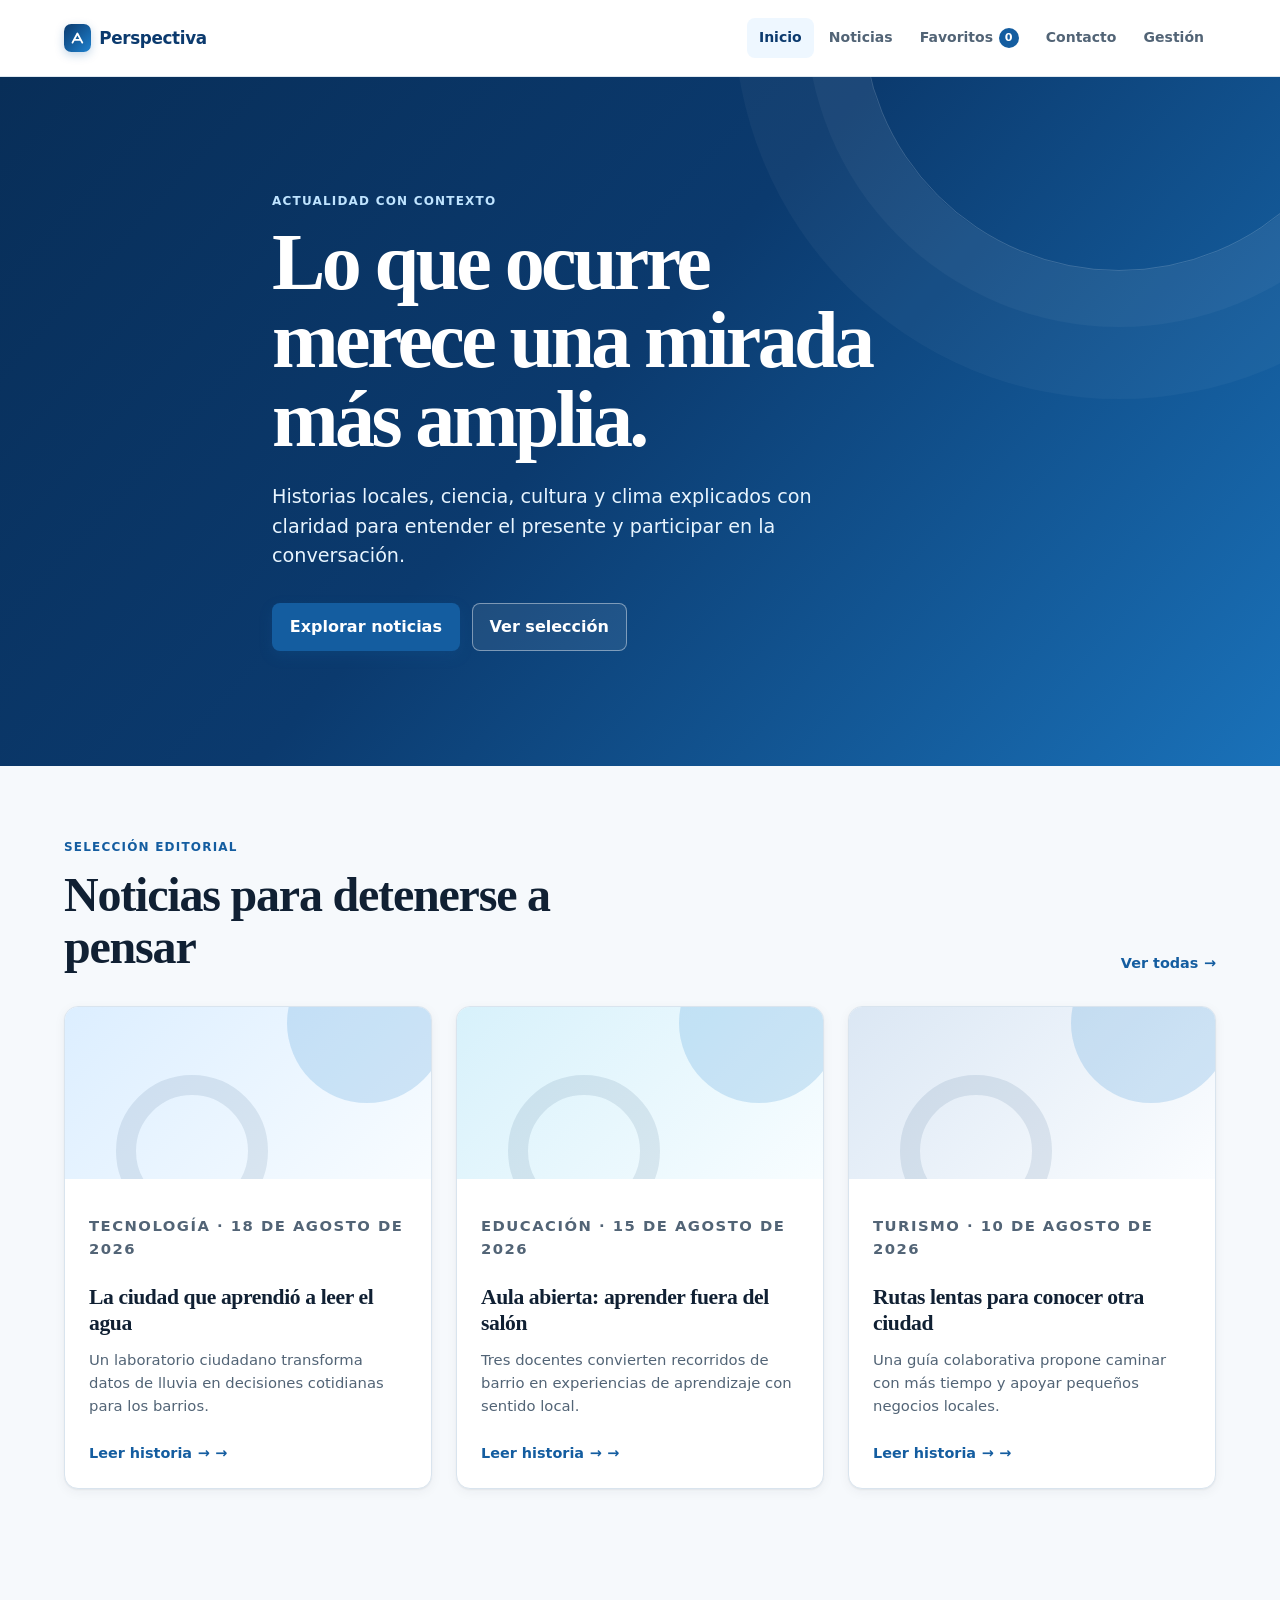
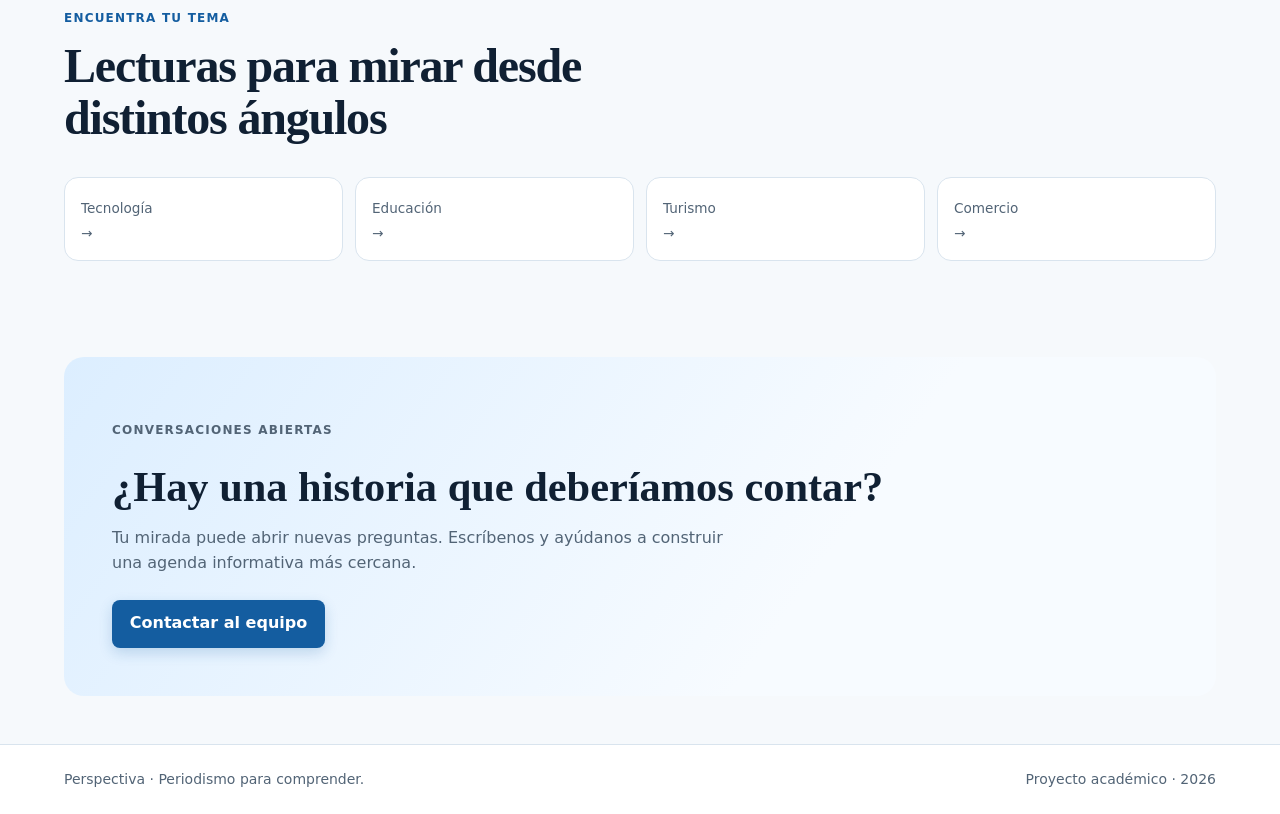
<file: index.html>
<!doctype html>
<html lang="es">
  <head>
    <meta charset="UTF-8" />
    <meta name="viewport" content="width=device-width, initial-scale=1.0" />
    <meta
      name="description"
      content="Actualidad, contexto y voces que importan."
    />
    <title>Perspectiva | Actualidad con contexto</title>
    <link rel="stylesheet" href="css/base.css" />
    <link rel="stylesheet" href="css/components.css" />
    <link rel="stylesheet" href="css/pages.css" />
  </head>
  <body>
    <a class="skip-link" href="#main-content">Saltar al contenido</a>
    <header class="site-header">
      <div class="container header-inner">
        <a class="brand" href="index.html" aria-label="Perspectiva, inicio">
          <span class="brand-mark" aria-hidden="true"
            ><svg viewBox="0 0 24 24" fill="none">
              <path
                d="M5 18 12 5l7 13"
                stroke="currentColor"
                stroke-width="2.6"
                stroke-linecap="round"
                stroke-linejoin="round"
              />
              <path
                d="M8.2 14h7.6"
                stroke="currentColor"
                stroke-width="2.6"
                stroke-linecap="round"
              /></svg
          ></span>
          Perspectiva
        </a>
        <nav class="site-nav" aria-label="Navegación principal">
          <a href="index.html" aria-current="page">Inicio</a>
          <a href="noticias.html">Noticias</a>
          <a href="favoritos.html" class="nav-favorites"
            >Favoritos
            <span
              class="favorites-count"
              id="favorites-count"
              aria-label="0 favoritos"
              >0</span
            ></a
          >
          <a href="contacto.html">Contacto</a>
          <a href="gestion.html">Gestión</a>
        </nav>
      </div>
    </header>
    <main id="main-content">
      <section class="hero" aria-labelledby="hero-title">
        <div class="container hero__content">
          <p class="eyebrow">Actualidad con contexto</p>
          <h1 id="hero-title">Lo que ocurre merece una mirada más amplia.</h1>
          <p>
            Historias locales, ciencia, cultura y clima explicados con claridad
            para entender el presente y participar en la conversación.
          </p>
          <div class="hero__actions">
            <a class="button button--primary" href="noticias.html"
              >Explorar noticias</a
            >
            <a class="button button--secondary" href="#destacadas"
              >Ver selección</a
            >
          </div>
        </div>
      </section>

      <section class="section" id="destacadas" aria-labelledby="featured-title">
        <div class="container">
          <div class="section-heading">
            <div>
              <p class="eyebrow">Selección editorial</p>
              <h2 class="section-title" id="featured-title">
                Noticias para detenerse a pensar
              </h2>
            </div>
            <a class="text-link" href="noticias.html">Ver todas</a>
          </div>
          <div class="news-grid" id="featured-news" aria-live="polite">
            <article class="news-card">
              <div
                class="news-card__visual visual visual--city"
                aria-hidden="true"
              ></div>
              <div class="news-card__body">
                <div class="news-card__meta">
                  <span class="tag">Ciudad</span
                  ><time datetime="2026-08-21">21 ago. 2026</time>
                </div>
                <h3>Una nueva forma de recorrer los barrios a pie</h3>
                <p>
                  Iniciativas de movilidad tranquila recuperan la escala humana
                  de las calles.
                </p>
                <a class="text-link" href="detalle.html?id=1">Leer historia</a>
              </div>
            </article>
            <article class="news-card">
              <div
                class="news-card__visual visual visual--climate"
                aria-hidden="true"
              ></div>
              <div class="news-card__body">
                <div class="news-card__meta">
                  <span class="tag">Clima</span
                  ><time datetime="2026-08-18">18 ago. 2026</time>
                </div>
                <h3>El agua de lluvia vuelve a ser parte de la ciudad</h3>
                <p>
                  Pequeñas soluciones urbanas están cambiando cómo se gestiona
                  el agua.
                </p>
                <a class="text-link" href="detalle.html?id=2">Leer historia</a>
              </div>
            </article>
            <article class="news-card">
              <div
                class="news-card__visual visual visual--science"
                aria-hidden="true"
              ></div>
              <div class="news-card__body">
                <div class="news-card__meta">
                  <span class="tag">Ciencia</span
                  ><time datetime="2026-08-15">15 ago. 2026</time>
                </div>
                <h3>Laboratorios que salen a escuchar el territorio</h3>
                <p>
                  La investigación colaborativa conecta datos, comunidad y
                  soluciones.
                </p>
                <a class="text-link" href="detalle.html?id=3">Leer historia</a>
              </div>
            </article>
          </div>
        </div>
      </section>

      <section class="section section--compact" aria-labelledby="topics-title">
        <div class="container">
          <p class="eyebrow">Encuentra tu tema</p>
          <h2 class="section-title" id="topics-title">
            Lecturas para mirar desde distintos ángulos
          </h2>
          <div class="category-row" id="category-list">
            <a class="category-link" href="noticias.html?category=Ciudad"
              ><strong>Ciudad</strong><span>Vida urbana y territorio</span></a
            >
            <a class="category-link" href="noticias.html?category=Clima"
              ><strong>Clima</strong><span>Ambiente y adaptación</span></a
            >
            <a class="category-link" href="noticias.html?category=Ciencia"
              ><strong>Ciencia</strong
              ><span>Ideas que se convierten en evidencia</span></a
            >
            <a class="category-link" href="noticias.html?category=Cultura"
              ><strong>Cultura</strong
              ><span>Creación, memoria y comunidad</span></a
            >
          </div>
        </div>
      </section>

      <section class="section section--compact">
        <div class="container home-callout">
          <p class="eyebrow">Conversaciones abiertas</p>
          <h2>¿Hay una historia que deberíamos contar?</h2>
          <p>
            Tu mirada puede abrir nuevas preguntas. Escríbenos y ayúdanos a
            construir una agenda informativa más cercana.
          </p>
          <a class="button button--primary" href="contacto.html"
            >Contactar al equipo</a
          >
        </div>
      </section>
    </main>
    <footer class="site-footer">
      <div class="container footer-inner">
        <p>Perspectiva · Periodismo para comprender.</p>
        <p>Proyecto académico · 2026</p>
      </div>
    </footer>
    <script defer src="js/data.js"></script>
    <script defer src="js/storage.js"></script>
    <script defer src="js/ui.js"></script>
    <script defer src="js/home.js"></script>
  </body>
</html>
</file>
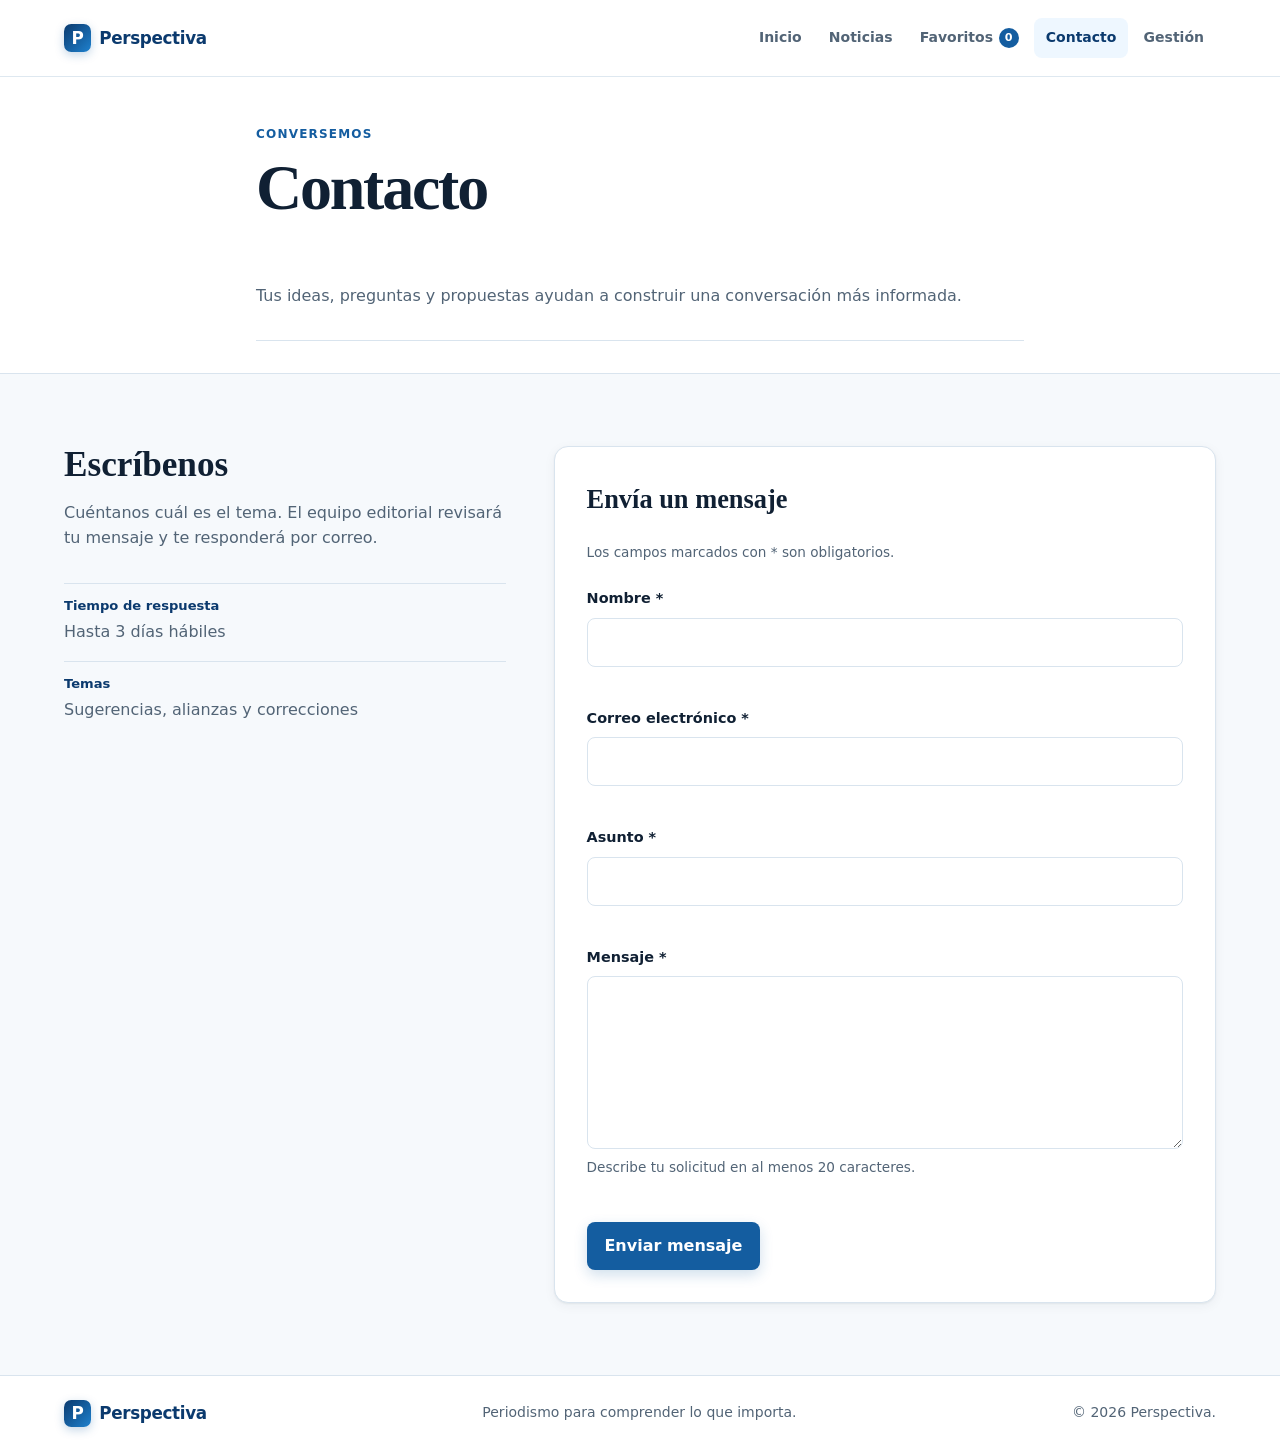
<file: contacto.html>
<!doctype html>
<html lang="es">
  <head>
    <meta charset="UTF-8" />
    <meta name="viewport" content="width=device-width, initial-scale=1.0" />
    <meta
      name="description"
      content="Ponte en contacto con el equipo editorial de Perspectiva."
    />
    <title>Contacto | Perspectiva</title>
    <link rel="stylesheet" href="css/tokens.css" />
    <link rel="stylesheet" href="css/base.css" />
    <link rel="stylesheet" href="css/components.css" />
    <link rel="stylesheet" href="css/pages.css" />
  </head>
  <body>
    <a class="skip-link" href="#contenido-principal">Saltar al contenido</a>
    <header class="site-header">
      <div class="container header-content">
        <a class="brand" href="index.html" aria-label="Perspectiva, inicio"
          ><span class="brand-mark" aria-hidden="true">P</span
          ><span>Perspectiva</span></a
        >
        <button
          class="menu-toggle"
          type="button"
          aria-expanded="false"
          aria-controls="main-navigation"
        >
          <span class="sr-only">Abrir menú</span>
          <span aria-hidden="true"></span><span aria-hidden="true"></span
          ><span aria-hidden="true"></span>
        </button>
        <nav
          id="main-navigation"
          class="main-navigation"
          aria-label="Navegación principal"
        >
          <a href="index.html">Inicio</a>
          <a href="noticias.html">Noticias</a>
          <a href="favoritos.html"
            >Favoritos
            <span
              id="favorites-nav-count"
              class="nav-count"
              aria-label="Noticias favoritas"
              >0</span
            ></a
          >
          <a href="contacto.html" aria-current="page">Contacto</a>
          <a href="gestion.html">Gestión</a>
        </nav>
      </div>
    </header>

    <main id="contenido-principal">
      <section
        class="page-heading page-heading--soft"
        aria-labelledby="contact-title"
      >
        <div class="container narrow-content">
          <p class="eyebrow">Conversemos</p>
          <h1 id="contact-title">Contacto</h1>
          <p class="page-intro">
            Tus ideas, preguntas y propuestas ayudan a construir una
            conversación más informada.
          </p>
        </div>
      </section>

      <section class="section" aria-labelledby="form-title">
        <div class="container contact-layout">
          <div class="contact-copy">
            <h2>Escríbenos</h2>
            <p>
              Cuéntanos cuál es el tema. El equipo editorial revisará tu mensaje
              y te responderá por correo.
            </p>
            <dl class="contact-details">
              <div>
                <dt>Tiempo de respuesta</dt>
                <dd>Hasta 3 días hábiles</dd>
              </div>
              <div>
                <dt>Temas</dt>
                <dd>Sugerencias, alianzas y correcciones</dd>
              </div>
            </dl>
          </div>
          <form id="contact-form" class="form-card" novalidate>
            <h2 id="form-title">Envía un mensaje</h2>
            <p class="form-required">
              Los campos marcados con * son obligatorios.
            </p>
            <div
              id="contact-status"
              class="form-status"
              role="status"
              aria-live="polite"
              tabindex="-1"
            ></div>
            <div class="form-field">
              <label for="nombre"
                >Nombre <span aria-hidden="true">*</span></label
              >
              <input
                id="nombre"
                name="nombre"
                type="text"
                autocomplete="name"
                required
                aria-describedby="nombre-error"
              />
              <p id="nombre-error" class="field-error" aria-live="polite"></p>
            </div>
            <div class="form-field">
              <label for="email"
                >Correo electrónico <span aria-hidden="true">*</span></label
              >
              <input
                id="email"
                name="email"
                type="email"
                autocomplete="email"
                required
                aria-describedby="email-error"
              />
              <p id="email-error" class="field-error" aria-live="polite"></p>
            </div>
            <div class="form-field">
              <label for="asunto"
                >Asunto <span aria-hidden="true">*</span></label
              >
              <input
                id="asunto"
                name="asunto"
                type="text"
                required
                aria-describedby="asunto-error"
              />
              <p id="asunto-error" class="field-error" aria-live="polite"></p>
            </div>
            <div class="form-field">
              <label for="mensaje"
                >Mensaje <span aria-hidden="true">*</span></label
              >
              <textarea
                id="mensaje"
                name="mensaje"
                rows="6"
                required
                aria-describedby="mensaje-help mensaje-error"
              ></textarea>
              <p id="mensaje-help" class="field-hint">
                Describe tu solicitud en al menos 20 caracteres.
              </p>
              <p id="mensaje-error" class="field-error" aria-live="polite"></p>
            </div>
            <button class="button button--primary" type="submit">
              Enviar mensaje
            </button>
          </form>
        </div>
      </section>
    </main>

    <footer class="site-footer">
      <div class="container footer-content">
        <a class="brand" href="index.html" aria-label="Perspectiva, inicio"
          ><span class="brand-mark" aria-hidden="true">P</span
          ><span>Perspectiva</span></a
        >
        <p>Periodismo para comprender lo que importa.</p>
        <p class="footer-copy">
          © <span id="current-year"></span> Perspectiva.
        </p>
      </div>
    </footer>
    <script src="js/data.js" defer></script>
    <script src="js/storage.js" defer></script>
    <script src="js/ui.js" defer></script>
    <script src="js/contacto.js" defer></script>
  </body>
</html>
</file>
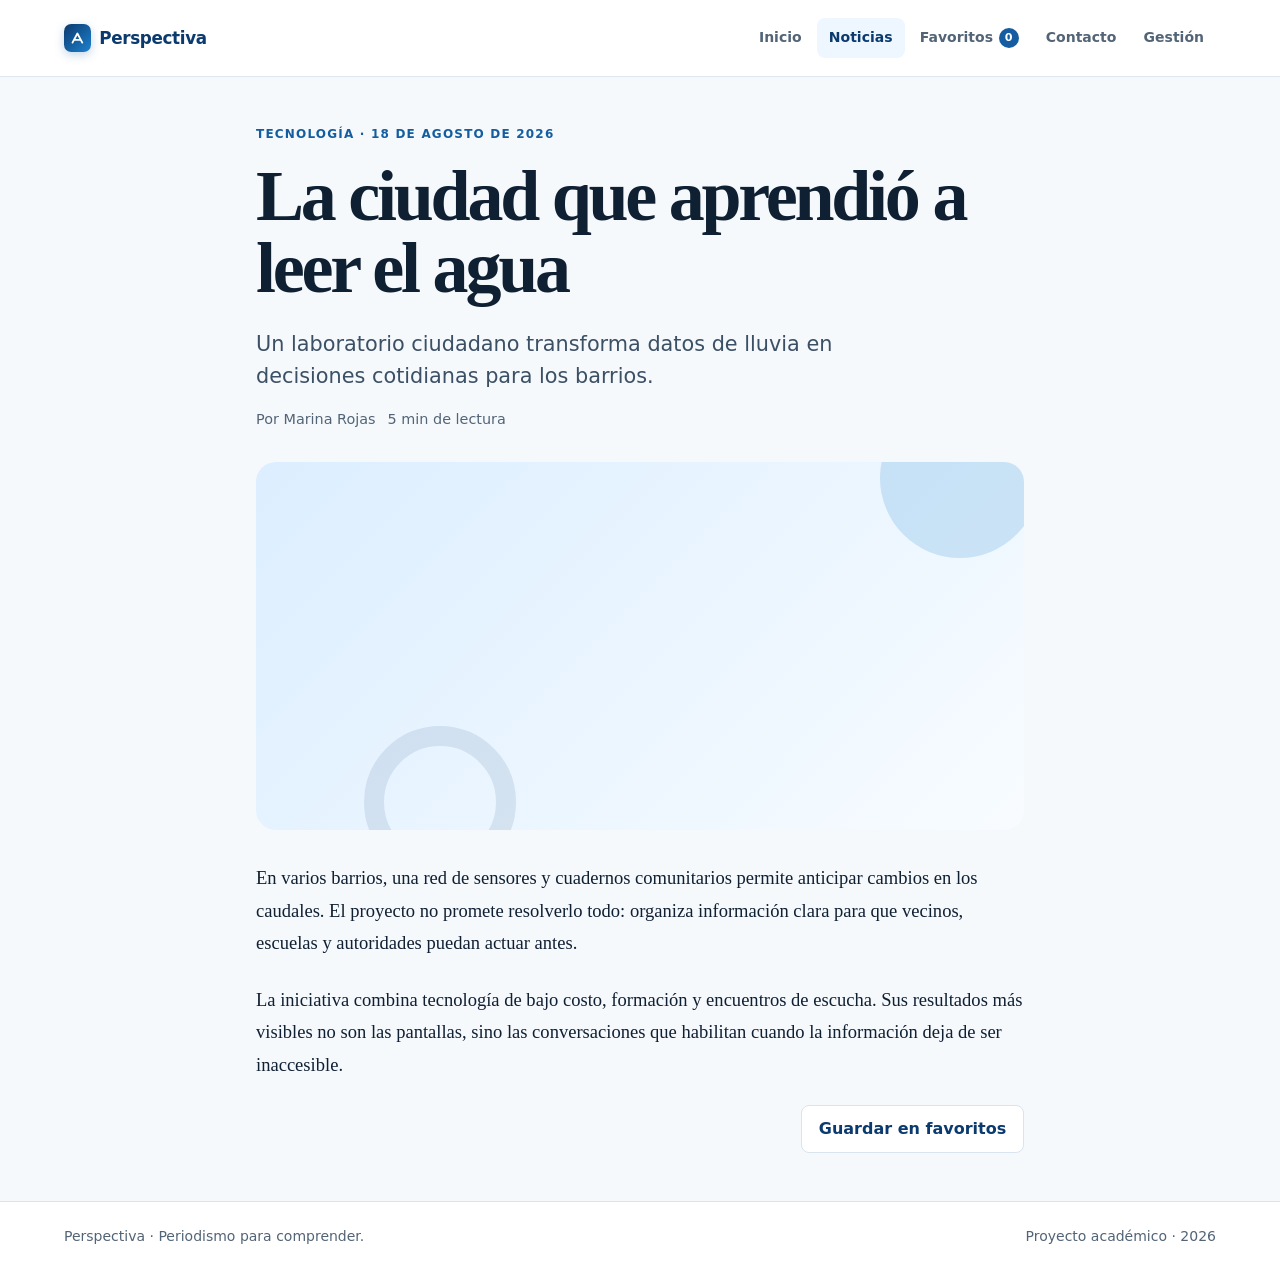
<file: detalle.html>
<!doctype html>
<html lang="es">
  <head>
    <meta charset="UTF-8" />
    <meta name="viewport" content="width=device-width, initial-scale=1.0" />
    <meta name="description" content="Lectura completa en Perspectiva." />
    <title>Detalle de noticia | Perspectiva</title>
    <link rel="stylesheet" href="css/base.css" />
    <link rel="stylesheet" href="css/components.css" />
    <link rel="stylesheet" href="css/pages.css" />
  </head>
  <body>
    <a class="skip-link" href="#main-content">Saltar al contenido</a>
    <header class="site-header">
      <div class="container header-inner">
        <a class="brand" href="index.html" aria-label="Perspectiva, inicio"
          ><span class="brand-mark" aria-hidden="true"
            ><svg viewBox="0 0 24 24" fill="none">
              <path
                d="M5 18 12 5l7 13"
                stroke="currentColor"
                stroke-width="2.6"
                stroke-linecap="round"
                stroke-linejoin="round"
              />
              <path
                d="M8.2 14h7.6"
                stroke="currentColor"
                stroke-width="2.6"
                stroke-linecap="round"
              /></svg></span
          >Perspectiva</a
        >
        <nav class="site-nav" aria-label="Navegación principal">
          <a href="index.html">Inicio</a
          ><a href="noticias.html" aria-current="page">Noticias</a
          ><a href="favoritos.html" class="nav-favorites"
            >Favoritos
            <span
              class="favorites-count"
              id="favorites-count"
              aria-label="0 favoritos"
              >0</span
            ></a
          ><a href="contacto.html">Contacto</a
          ><a href="gestion.html">Gestión</a>
        </nav>
      </div>
    </header>
    <main id="main-content" class="article">
      <!-- Este contenido ofrece una lectura útil antes de que el módulo reemplace los datos según ?id=. -->
      <div class="article__layout">
        <article id="article-detail">
          <a class="back-link" href="noticias.html">Volver a noticias</a>
          <div class="article__meta">
            <span class="tag">Ciudad</span
            ><time datetime="2026-08-21">21 de agosto de 2026</time
            ><span>Por Equipo Perspectiva</span>
          </div>
          <h1>Una nueva forma de recorrer los barrios a pie</h1>
          <p class="article__lead">
            Cuando las distancias se miden en conversaciones y no en minutos,
            las calles recuperan un papel central en la vida de quienes las
            habitan.
          </p>
          <div
            class="article__hero-visual visual visual--city"
            aria-hidden="true"
          ></div>
          <div class="article__body">
            <p>
              En distintos barrios, caminar dejó de ser solo una forma de
              llegar. Las rutas cotidianas se han convertido en espacios para
              reconocer comercios, conversar con vecinos y descubrir los
              pequeños cambios que transforman una cuadra.
            </p>
            <p>
              Las iniciativas comparten una idea simple: poner a las personas en
              el centro de las decisiones urbanas. Bancas, cruces seguros,
              sombra y señalización clara no son detalles aislados; juntos
              construyen una experiencia más amable.
            </p>
            <h2>Una escala más cercana</h2>
            <p>
              El desafío consiste en escuchar a quienes recorren estos trayectos
              todos los días. Sus observaciones permiten priorizar
              intervenciones pequeñas, medibles y con impacto directo en el
              bienestar colectivo.
            </p>
          </div>
        </article>
        <div class="article__actions">
          <button
            class="button button--secondary"
            id="favorite-toggle"
            type="button"
            aria-pressed="false"
          >
            Guardar en favoritos
          </button>
        </div>
      </div>
    </main>
    <footer class="site-footer">
      <div class="container footer-inner">
        <p>Perspectiva · Periodismo para comprender.</p>
        <p>Proyecto académico · 2026</p>
      </div>
    </footer>
    <script defer src="js/data.js"></script>
    <script defer src="js/storage.js"></script>
    <script defer src="js/ui.js"></script>
    <script defer src="js/detalle.js"></script>
  </body>
</html>
</file>
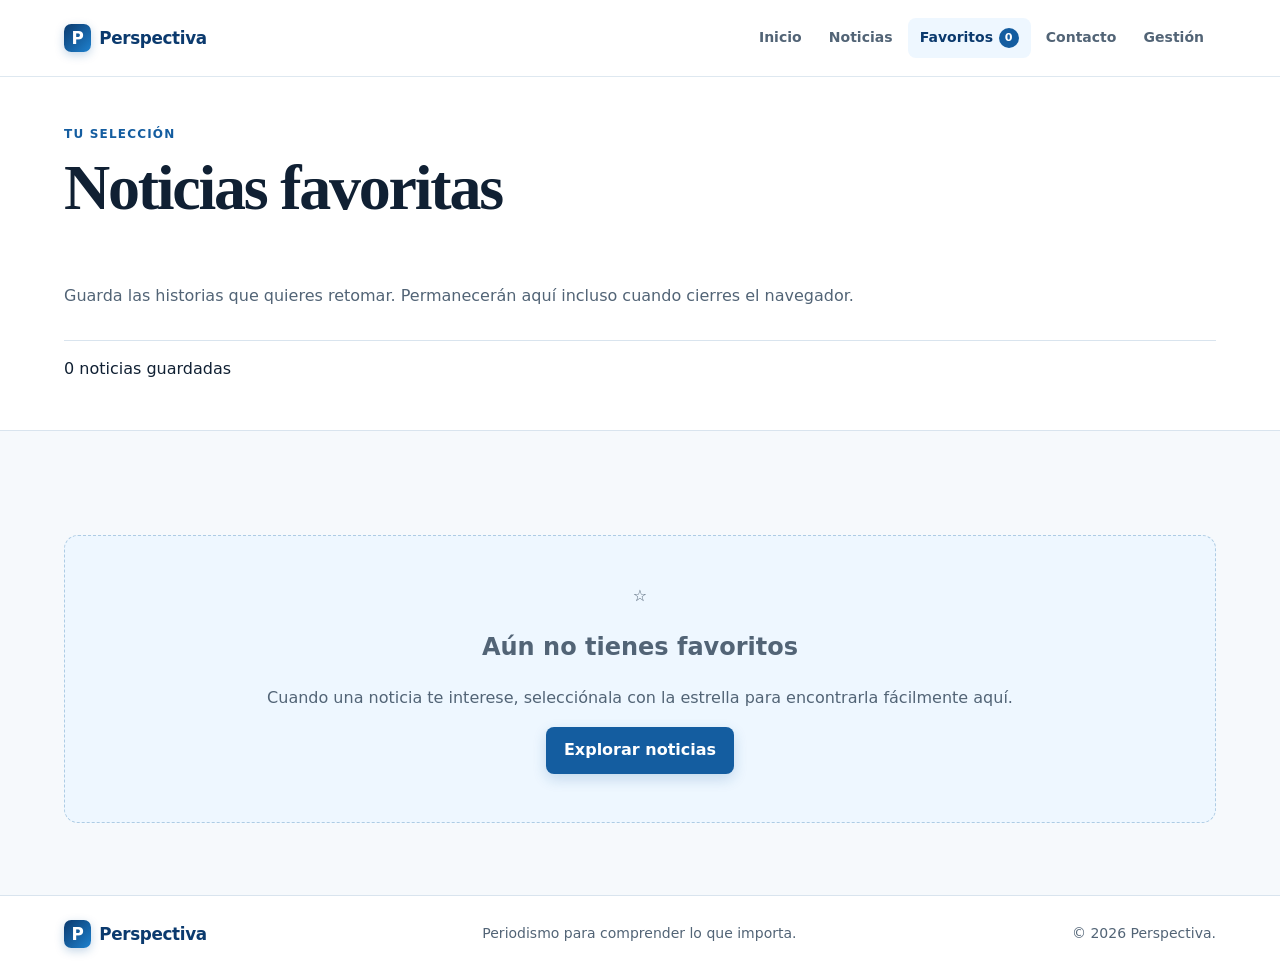
<file: favoritos.html>
<!doctype html>
<html lang="es">
  <head>
    <meta charset="UTF-8" />
    <meta name="viewport" content="width=device-width, initial-scale=1.0" />
    <meta
      name="description"
      content="Noticias guardadas para leer más tarde en Perspectiva."
    />
    <title>Favoritos | Perspectiva</title>
    <link rel="stylesheet" href="css/tokens.css" />
    <link rel="stylesheet" href="css/base.css" />
    <link rel="stylesheet" href="css/components.css" />
    <link rel="stylesheet" href="css/pages.css" />
  </head>
  <body>
    <a class="skip-link" href="#contenido-principal">Saltar al contenido</a>
    <header class="site-header">
      <div class="container header-content">
        <a class="brand" href="index.html" aria-label="Perspectiva, inicio">
          <span class="brand-mark" aria-hidden="true">P</span>
          <span>Perspectiva</span>
        </a>
        <button
          class="menu-toggle"
          type="button"
          aria-expanded="false"
          aria-controls="main-navigation"
        >
          <span class="sr-only">Abrir menú</span>
          <span aria-hidden="true"></span><span aria-hidden="true"></span
          ><span aria-hidden="true"></span>
        </button>
        <nav
          id="main-navigation"
          class="main-navigation"
          aria-label="Navegación principal"
        >
          <a href="index.html">Inicio</a>
          <a href="noticias.html">Noticias</a>
          <a href="favoritos.html" aria-current="page"
            >Favoritos
            <span
              id="favorites-nav-count"
              class="nav-count"
              aria-label="Noticias favoritas"
              >0</span
            ></a
          >
          <a href="contacto.html">Contacto</a>
          <a href="gestion.html">Gestión</a>
        </nav>
      </div>
    </header>

    <main id="contenido-principal">
      <section
        class="page-heading page-heading--soft"
        aria-labelledby="favorites-title"
      >
        <div class="container">
          <p class="eyebrow">Tu selección</p>
          <h1 id="favorites-title">Noticias favoritas</h1>
          <p class="page-intro">
            Guarda las historias que quieres retomar. Permanecerán aquí incluso
            cuando cierres el navegador.
          </p>
          <p class="results-summary" id="favorites-count" aria-live="polite">
            0 noticias guardadas
          </p>
        </div>
      </section>

      <section class="section" aria-label="Lista de noticias favoritas">
        <div class="container">
          <div id="favorites-list" class="news-grid" aria-live="polite"></div>
          <section
            id="favorites-empty"
            class="empty-state"
            hidden
            aria-labelledby="empty-favorites-title"
          >
            <div class="empty-state__icon" aria-hidden="true">☆</div>
            <h2 id="empty-favorites-title">Aún no tienes favoritos</h2>
            <p>
              Cuando una noticia te interese, selecciónala con la estrella para
              encontrarla fácilmente aquí.
            </p>
            <a class="button button--primary" href="noticias.html"
              >Explorar noticias</a
            >
          </section>
        </div>
      </section>
    </main>

    <footer class="site-footer">
      <div class="container footer-content">
        <a class="brand" href="index.html" aria-label="Perspectiva, inicio"
          ><span class="brand-mark" aria-hidden="true">P</span
          ><span>Perspectiva</span></a
        >
        <p>Periodismo para comprender lo que importa.</p>
        <p class="footer-copy">
          © <span id="current-year"></span> Perspectiva.
        </p>
      </div>
    </footer>
    <script src="js/data.js" defer></script>
    <script src="js/storage.js" defer></script>
    <script src="js/ui.js" defer></script>
    <script src="js/favoritos.js" defer></script>
  </body>
</html>
</file>
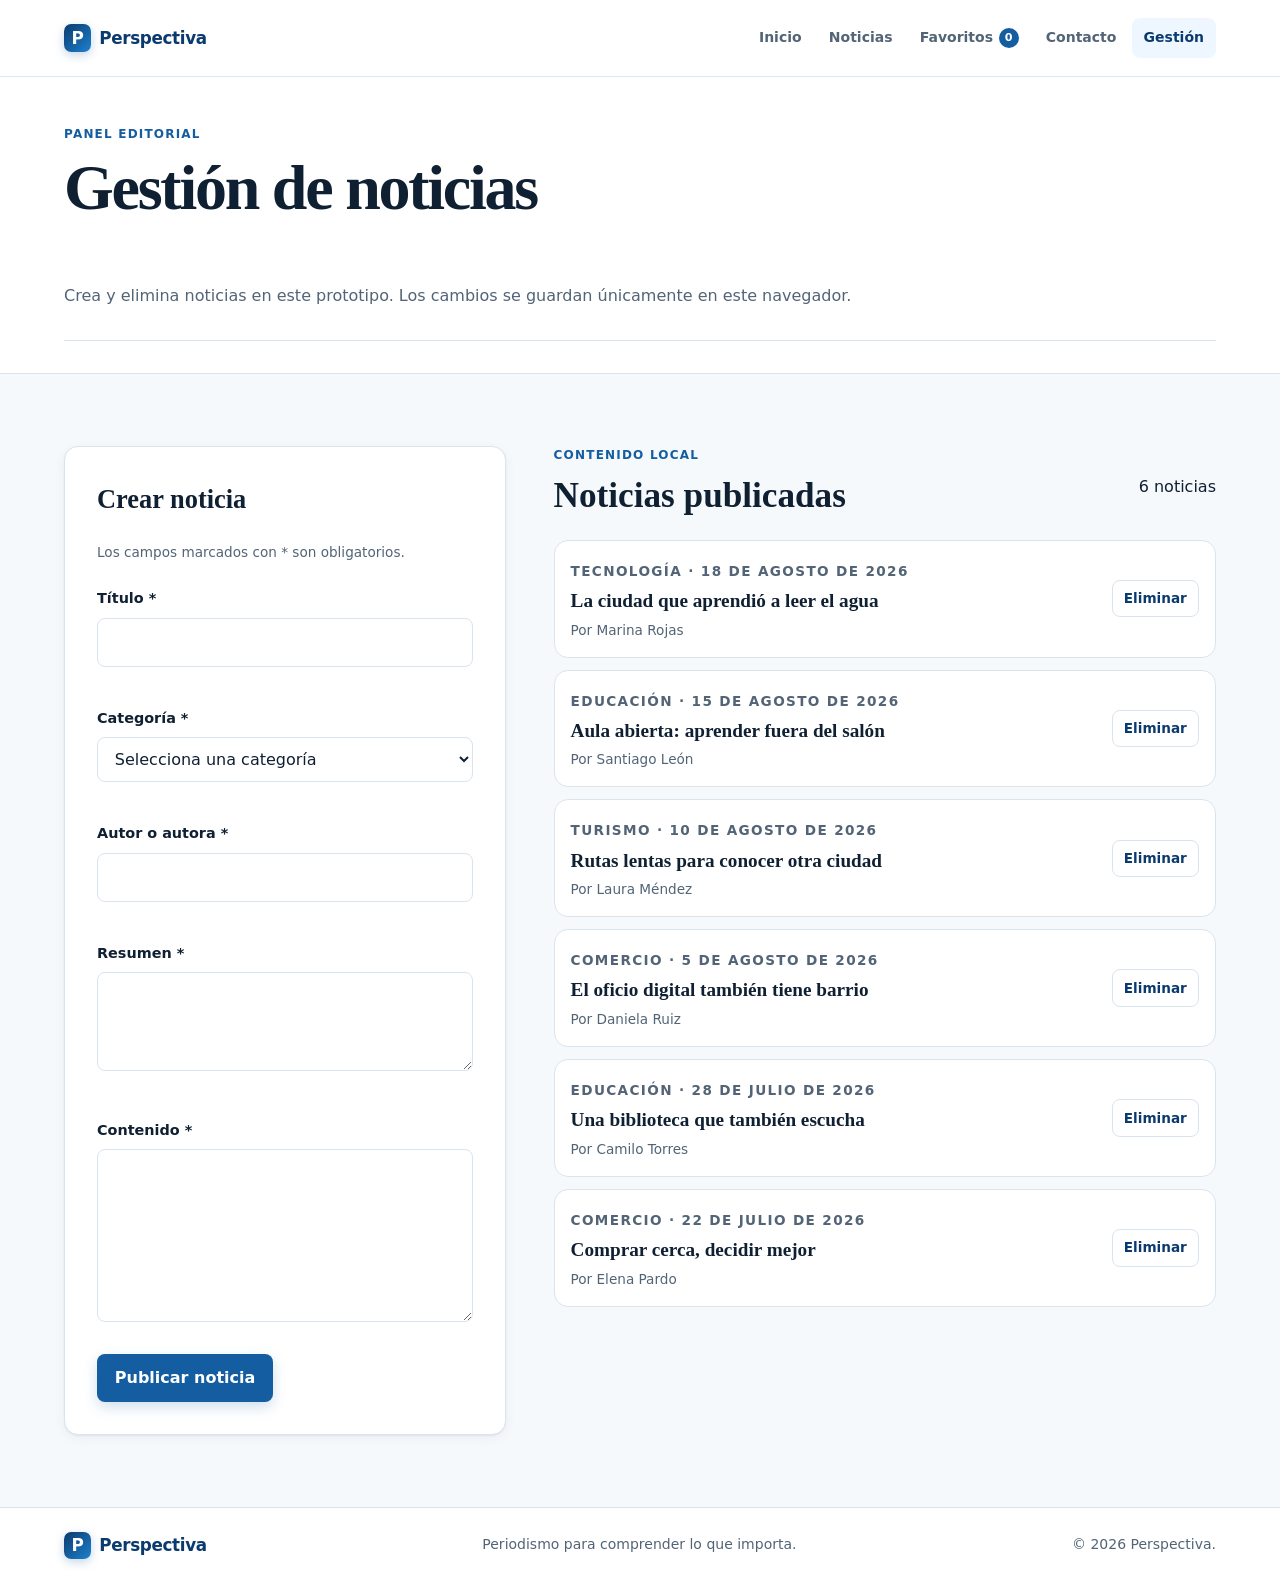
<file: gestion.html>
<!doctype html>
<html lang="es">
  <head>
    <meta charset="UTF-8" />
    <meta name="viewport" content="width=device-width, initial-scale=1.0" />
    <meta
      name="description"
      content="Panel local para gestionar noticias de Perspectiva."
    />
    <title>Gestión de noticias | Perspectiva</title>
    <link rel="stylesheet" href="css/tokens.css" />
    <link rel="stylesheet" href="css/base.css" />
    <link rel="stylesheet" href="css/components.css" />
    <link rel="stylesheet" href="css/pages.css" />
  </head>
  <body>
    <a class="skip-link" href="#contenido-principal">Saltar al contenido</a>
    <header class="site-header">
      <div class="container header-content">
        <a class="brand" href="index.html" aria-label="Perspectiva, inicio"
          ><span class="brand-mark" aria-hidden="true">P</span
          ><span>Perspectiva</span></a
        >
        <button
          class="menu-toggle"
          type="button"
          aria-expanded="false"
          aria-controls="main-navigation"
        >
          <span class="sr-only">Abrir menú</span>
          <span aria-hidden="true"></span><span aria-hidden="true"></span
          ><span aria-hidden="true"></span>
        </button>
        <nav
          id="main-navigation"
          class="main-navigation"
          aria-label="Navegación principal"
        >
          <a href="index.html">Inicio</a>
          <a href="noticias.html">Noticias</a>
          <a href="favoritos.html"
            >Favoritos
            <span
              id="favorites-nav-count"
              class="nav-count"
              aria-label="Noticias favoritas"
              >0</span
            ></a
          >
          <a href="contacto.html">Contacto</a>
          <a href="gestion.html" aria-current="page">Gestión</a>
        </nav>
      </div>
    </header>

    <main id="contenido-principal">
      <section
        class="page-heading page-heading--soft"
        aria-labelledby="management-title"
      >
        <div class="container">
          <p class="eyebrow">Panel editorial</p>
          <h1 id="management-title">Gestión de noticias</h1>
          <p class="page-intro">
            Crea y elimina noticias en este prototipo. Los cambios se guardan
            únicamente en este navegador.
          </p>
        </div>
      </section>

      <section class="section" aria-label="Administración de noticias">
        <div class="container management-layout">
          <form id="article-form" class="form-card" novalidate>
            <h2>Crear noticia</h2>
            <p class="form-required">
              Los campos marcados con * son obligatorios.
            </p>
            <div
              id="article-status"
              class="form-status"
              role="status"
              aria-live="polite"
              tabindex="-1"
            ></div>
            <div class="form-field">
              <label for="article-title"
                >Título <span aria-hidden="true">*</span></label
              >
              <input
                id="article-title"
                name="title"
                type="text"
                required
                aria-describedby="article-title-error"
              />
              <p
                id="article-title-error"
                class="field-error"
                aria-live="polite"
              ></p>
            </div>
            <div class="form-field">
              <label for="article-category"
                >Categoría <span aria-hidden="true">*</span></label
              >
              <select
                id="article-category"
                name="category"
                required
                aria-describedby="article-category-error"
              >
                <option value="">Selecciona una categoría</option>
                <option value="Actualidad">Actualidad</option>
                <option value="Cultura">Cultura</option>
                <option value="Ciencia">Ciencia</option>
                <option value="Tecnología">Tecnología</option>
                <option value="Ambiente">Ambiente</option>
              </select>
              <p
                id="article-category-error"
                class="field-error"
                aria-live="polite"
              ></p>
            </div>
            <div class="form-field">
              <label for="article-author"
                >Autor o autora <span aria-hidden="true">*</span></label
              >
              <input
                id="article-author"
                name="author"
                type="text"
                required
                aria-describedby="article-author-error"
              />
              <p
                id="article-author-error"
                class="field-error"
                aria-live="polite"
              ></p>
            </div>
            <div class="form-field">
              <label for="article-excerpt"
                >Resumen <span aria-hidden="true">*</span></label
              >
              <textarea
                id="article-excerpt"
                name="excerpt"
                rows="3"
                required
                aria-describedby="article-excerpt-error"
              ></textarea>
              <p
                id="article-excerpt-error"
                class="field-error"
                aria-live="polite"
              ></p>
            </div>
            <div class="form-field">
              <label for="article-content"
                >Contenido <span aria-hidden="true">*</span></label
              >
              <textarea
                id="article-content"
                name="content"
                rows="6"
                required
                aria-describedby="article-content-error"
              ></textarea>
              <p
                id="article-content-error"
                class="field-error"
                aria-live="polite"
              ></p>
            </div>
            <button class="button button--primary" type="submit">
              Publicar noticia
            </button>
          </form>

          <section class="management-list" aria-labelledby="managed-list-title">
            <div class="section-heading">
              <div>
                <p class="eyebrow">Contenido local</p>
                <h2 id="managed-list-title">Noticias publicadas</h2>
              </div>
              <p id="article-count" class="results-summary" aria-live="polite">
                0 noticias
              </p>
            </div>
            <div
              id="article-list"
              class="managed-articles"
              aria-live="polite"
            ></div>
            <p
              id="articles-empty"
              class="empty-state empty-state--compact"
              hidden
            >
              No hay noticias para mostrar.
            </p>
          </section>
        </div>
      </section>
    </main>

    <footer class="site-footer">
      <div class="container footer-content">
        <a class="brand" href="index.html" aria-label="Perspectiva, inicio"
          ><span class="brand-mark" aria-hidden="true">P</span
          ><span>Perspectiva</span></a
        >
        <p>Periodismo para comprender lo que importa.</p>
        <p class="footer-copy">
          © <span id="current-year"></span> Perspectiva.
        </p>
      </div>
    </footer>
    <script src="js/data.js" defer></script>
    <script src="js/storage.js" defer></script>
    <script src="js/ui.js" defer></script>
    <script src="js/gestion.js" defer></script>
  </body>
</html>
</file>
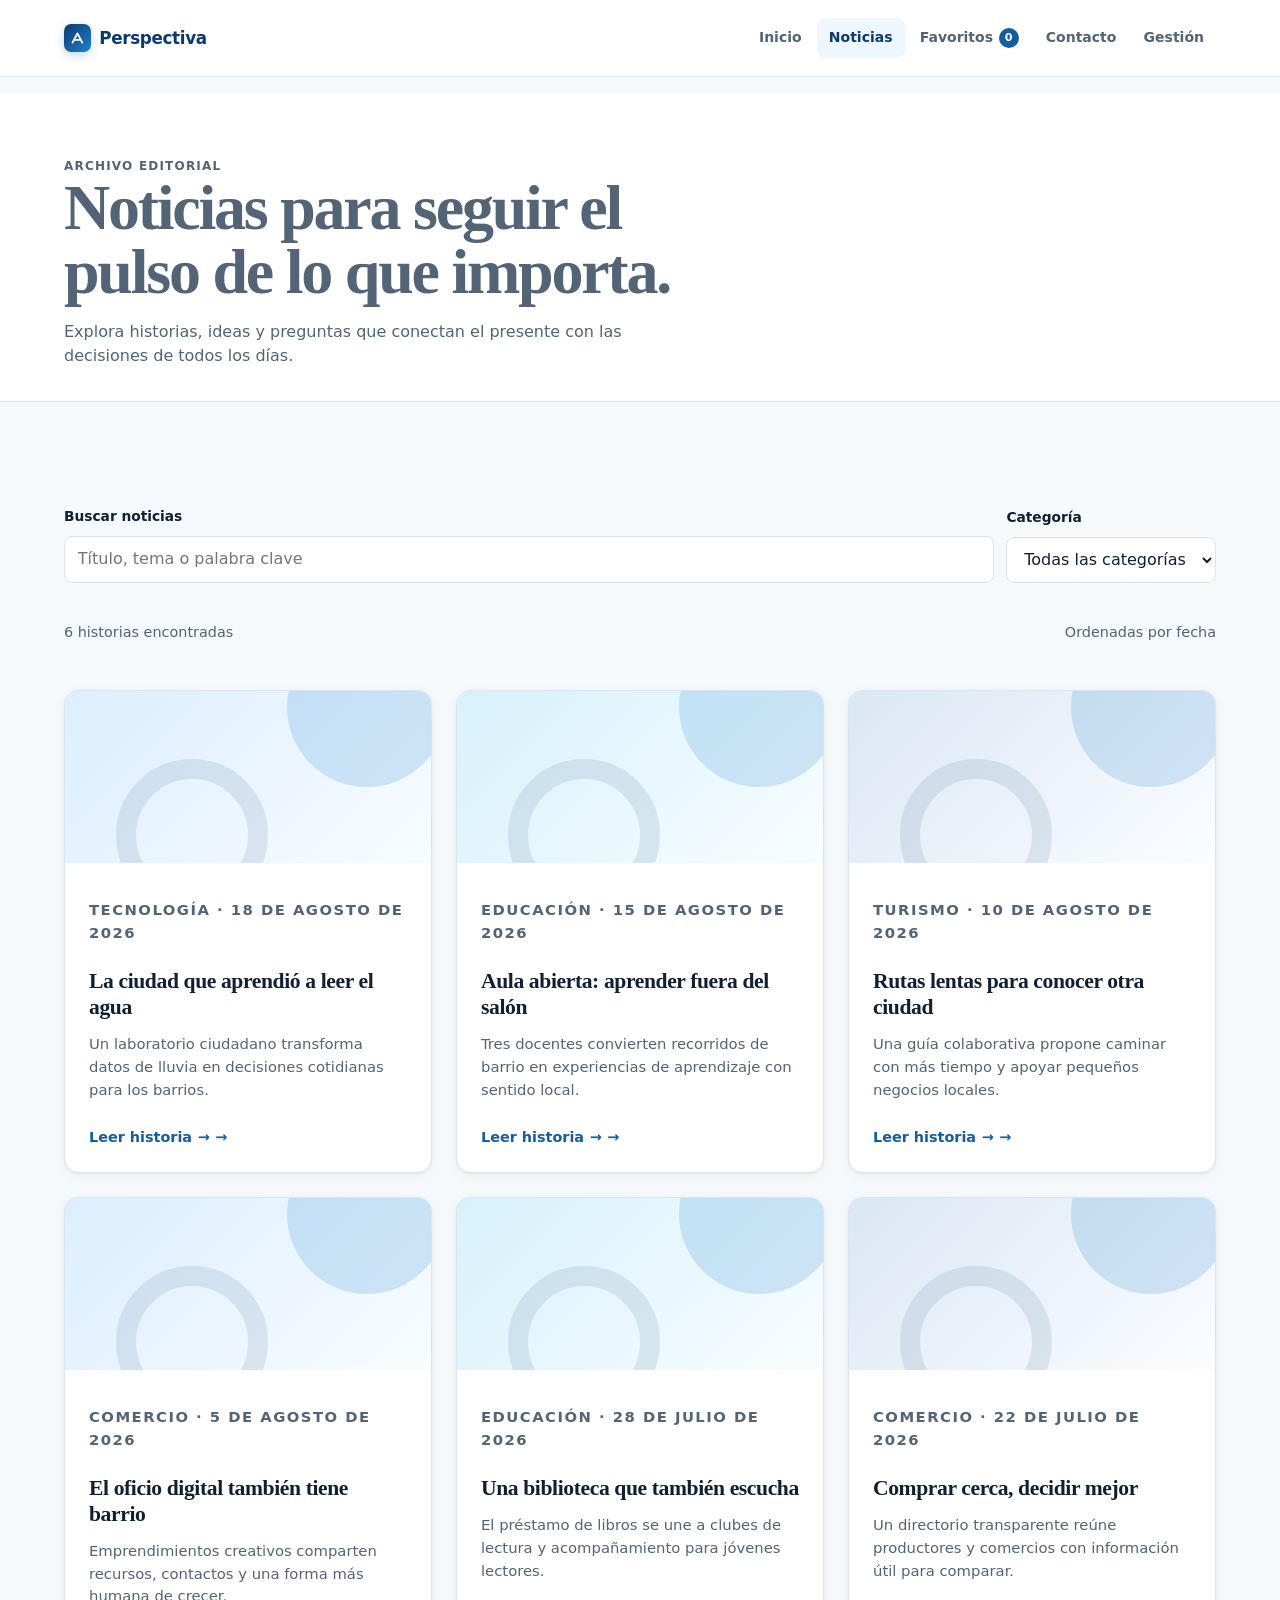
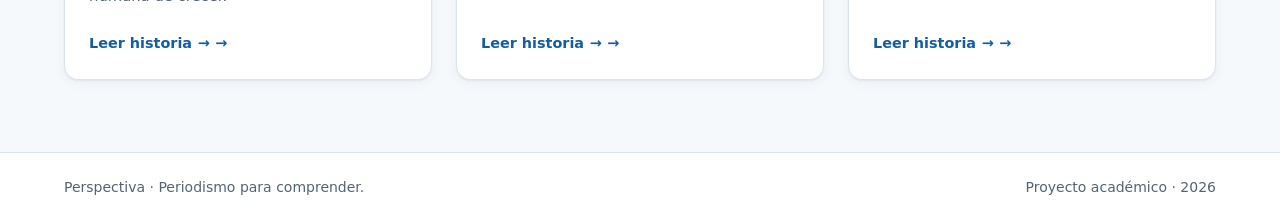
<file: noticias.html>
<!doctype html>
<html lang="es">
  <head>
    <meta charset="UTF-8" />
    <meta name="viewport" content="width=device-width, initial-scale=1.0" />
    <meta
      name="description"
      content="Explora todas las noticias de Perspectiva."
    />
    <title>Noticias | Perspectiva</title>
    <link rel="stylesheet" href="css/base.css" />
    <link rel="stylesheet" href="css/components.css" />
    <link rel="stylesheet" href="css/pages.css" />
  </head>
  <body>
    <a class="skip-link" href="#main-content">Saltar al contenido</a>
    <header class="site-header">
      <div class="container header-inner">
        <a class="brand" href="index.html" aria-label="Perspectiva, inicio"
          ><span class="brand-mark" aria-hidden="true"
            ><svg viewBox="0 0 24 24" fill="none">
              <path
                d="M5 18 12 5l7 13"
                stroke="currentColor"
                stroke-width="2.6"
                stroke-linecap="round"
                stroke-linejoin="round"
              />
              <path
                d="M8.2 14h7.6"
                stroke="currentColor"
                stroke-width="2.6"
                stroke-linecap="round"
              /></svg></span
          >Perspectiva</a
        >
        <nav class="site-nav" aria-label="Navegación principal">
          <a href="index.html">Inicio</a
          ><a href="noticias.html" aria-current="page">Noticias</a
          ><a href="favoritos.html" class="nav-favorites"
            >Favoritos
            <span
              class="favorites-count"
              id="favorites-count"
              aria-label="0 favoritos"
              >0</span
            ></a
          ><a href="contacto.html">Contacto</a
          ><a href="gestion.html">Gestión</a>
        </nav>
      </div>
    </header>
    <main id="main-content">
      <section class="page-intro" aria-labelledby="page-title">
        <div class="container">
          <p class="eyebrow">Archivo editorial</p>
          <h1 id="page-title">
            Noticias para seguir el pulso de lo que importa.
          </h1>
          <p>
            Explora historias, ideas y preguntas que conectan el presente con
            las decisiones de todos los días.
          </p>
        </div>
      </section>
      <section class="section">
        <div class="container">
          <form class="listing-controls" id="news-filters" role="search">
            <div>
              <label class="field-label" for="news-search"
                >Buscar noticias</label
              ><input
                class="text-input"
                id="news-search"
                name="search"
                type="search"
                placeholder="Título, tema o palabra clave"
                autocomplete="off"
              />
            </div>
            <div>
              <label class="field-label" for="category-filter">Categoría</label
              ><select
                class="select-input"
                id="category-filter"
                name="category"
              >
                <option value="">Todas las categorías</option>
                <option value="Ciudad">Ciudad</option>
                <option value="Clima">Clima</option>
                <option value="Ciencia">Ciencia</option>
                <option value="Cultura">Cultura</option>
              </select>
            </div>
          </form>
          <div class="results-bar">
            <p id="results-count" aria-live="polite">
              Mostrando noticias recientes
            </p>
            <p>Ordenadas por fecha</p>
          </div>
          <div class="news-grid" id="news-grid" aria-live="polite">
            <article class="news-card">
              <div
                class="news-card__visual visual visual--city"
                aria-hidden="true"
              ></div>
              <div class="news-card__body">
                <div class="news-card__meta">
                  <span class="tag">Ciudad</span
                  ><time datetime="2026-08-21">21 ago. 2026</time>
                </div>
                <h2>Una nueva forma de recorrer los barrios a pie</h2>
                <p>
                  Iniciativas de movilidad tranquila recuperan la escala humana
                  de las calles.
                </p>
                <a class="text-link" href="detalle.html?id=1">Leer historia</a>
              </div>
            </article>
            <article class="news-card">
              <div
                class="news-card__visual visual visual--climate"
                aria-hidden="true"
              ></div>
              <div class="news-card__body">
                <div class="news-card__meta">
                  <span class="tag">Clima</span
                  ><time datetime="2026-08-18">18 ago. 2026</time>
                </div>
                <h2>El agua de lluvia vuelve a ser parte de la ciudad</h2>
                <p>
                  Pequeñas soluciones urbanas están cambiando cómo se gestiona
                  el agua.
                </p>
                <a class="text-link" href="detalle.html?id=2">Leer historia</a>
              </div>
            </article>
            <article class="news-card">
              <div
                class="news-card__visual visual visual--science"
                aria-hidden="true"
              ></div>
              <div class="news-card__body">
                <div class="news-card__meta">
                  <span class="tag">Ciencia</span
                  ><time datetime="2026-08-15">15 ago. 2026</time>
                </div>
                <h2>Laboratorios que salen a escuchar el territorio</h2>
                <p>
                  La investigación colaborativa conecta datos, comunidad y
                  soluciones.
                </p>
                <a class="text-link" href="detalle.html?id=3">Leer historia</a>
              </div>
            </article>
          </div>
          <p class="empty-state" id="no-results" hidden>
            No encontramos noticias con esos criterios. Prueba otra búsqueda o
            categoría.
          </p>
        </div>
      </section>
    </main>
    <footer class="site-footer">
      <div class="container footer-inner">
        <p>Perspectiva · Periodismo para comprender.</p>
        <p>Proyecto académico · 2026</p>
      </div>
    </footer>
    <script defer src="js/data.js"></script>
    <script defer src="js/storage.js"></script>
    <script defer src="js/ui.js"></script>
    <script defer src="js/noticias.js"></script>
  </body>
</html>
</file>
<file: css/base.css>
@import url("./tokens.css");

* {
  box-sizing: border-box;
}

html {
  scroll-behavior: smooth;
}

body {
  min-width: 20rem;
  margin: 0;
  color: var(--color-ink);
  background: var(--color-background);
  font-family: var(--font-sans);
  font-size: 1rem;
  line-height: 1.55;
}

img,
svg {
  display: block;
  max-width: 100%;
}
a {
  color: inherit;
  text-decoration: none;
}
button,
input,
select,
textarea {
  font: inherit;
}
button {
  cursor: pointer;
}

:focus-visible {
  outline: 3px solid var(--color-primary-500);
  outline-offset: 3px;
}

.skip-link {
  position: fixed;
  z-index: 10;
  top: -4rem;
  left: var(--space-4);
  padding: var(--space-3) var(--space-4);
  border-radius: var(--radius-sm);
  color: var(--color-surface);
  background: var(--color-primary-700);
  transition: top var(--transition-fast);
}
.skip-link:focus {
  top: var(--space-4);
}

.container {
  width: min(calc(100% - 2rem), var(--container));
  margin-inline: auto;
}
.section {
  padding-block: var(--space-8);
}
.section--compact {
  padding-block: var(--space-7);
}
.eyebrow {
  margin: 0 0 var(--space-3);
  color: var(--color-primary-600);
  font-size: 0.75rem;
  font-weight: 750;
  letter-spacing: 0.1em;
  text-transform: uppercase;
}
.section-title {
  max-width: 36rem;
  margin: 0;
  font-family: var(--font-serif);
  font-size: clamp(2rem, 4vw, 3rem);
  line-height: 1.1;
  letter-spacing: -0.025em;
}
.section-intro {
  max-width: 42rem;
  margin: var(--space-4) 0 0;
  color: var(--color-muted);
}
.visually-hidden {
  position: absolute;
  width: 1px;
  height: 1px;
  padding: 0;
  margin: -1px;
  overflow: hidden;
  clip: rect(0, 0, 0, 0);
  white-space: nowrap;
  border: 0;
}

@media (prefers-reduced-motion: reduce) {
  *,
  *::before,
  *::after {
    scroll-behavior: auto !important;
    transition-duration: 0.01ms !important;
    animation-duration: 0.01ms !important;
    animation-iteration-count: 1 !important;
  }
}
</file>
<file: css/components.css>
@import url("./tokens.css");

.site-header {
  position: sticky;
  z-index: 5;
  top: 0;
  border-bottom: 1px solid rgb(217 228 238 / 0.85);
  background: rgb(255 255 255 / 0.94);
  backdrop-filter: blur(14px);
}
.header-inner {
  display: flex;
  align-items: center;
  justify-content: space-between;
  min-height: 4.75rem;
  gap: var(--space-4);
}
.brand {
  display: inline-flex;
  align-items: center;
  gap: var(--space-2);
  color: var(--color-primary-700);
  font-size: 1.05rem;
  font-weight: 800;
  letter-spacing: -0.02em;
  white-space: nowrap;
}
.brand-mark {
  display: grid;
  width: 1.7rem;
  aspect-ratio: 1;
  place-items: center;
  border-radius: 0.45rem;
  color: var(--color-surface);
  background: linear-gradient(
    135deg,
    var(--color-primary-700),
    var(--color-primary-500)
  );
  box-shadow: 0 3px 10px rgb(20 93 160 / 0.25);
}
.brand-mark svg {
  width: 1.05rem;
}
.site-nav {
  display: flex;
  align-items: center;
  gap: 0.2rem;
  overflow-x: auto;
  scrollbar-width: none;
}
.site-nav::-webkit-scrollbar {
  display: none;
}
.site-nav a {
  display: inline-flex;
  align-items: center;
  min-height: 2.5rem;
  padding: 0 var(--space-3);
  border-radius: var(--radius-sm);
  color: var(--color-muted);
  font-size: 0.875rem;
  font-weight: 650;
  white-space: nowrap;
  transition:
    color var(--transition-fast),
    background var(--transition-fast);
}
.site-nav a:hover,
.site-nav a[aria-current="page"] {
  color: var(--color-primary-700);
  background: var(--color-primary-50);
}
.nav-favorites {
  gap: 0.35rem;
}
.favorites-count {
  display: grid;
  min-width: 1.25rem;
  height: 1.25rem;
  padding-inline: 0.25rem;
  place-items: center;
  border-radius: 99px;
  color: var(--color-surface);
  background: var(--color-primary-600);
  font-size: 0.7rem;
  font-variant-numeric: tabular-nums;
}

.site-footer {
  border-top: 1px solid var(--color-border);
  background: var(--color-surface);
}
.footer-inner {
  display: flex;
  justify-content: space-between;
  gap: var(--space-4);
  padding-block: var(--space-5);
  color: var(--color-muted);
  font-size: 0.875rem;
}
.footer-inner p {
  margin: 0;
}

.button {
  display: inline-flex;
  align-items: center;
  justify-content: center;
  gap: var(--space-2);
  min-height: 2.85rem;
  padding: 0.65rem 1.05rem;
  border: 1px solid transparent;
  border-radius: var(--radius-sm);
  font-weight: 750;
  transition:
    transform var(--transition-fast),
    background var(--transition-fast),
    border-color var(--transition-fast),
    color var(--transition-fast);
}
.button:hover {
  transform: translateY(-2px);
}
.button--primary {
  color: var(--color-surface);
  background: var(--color-primary-600);
  box-shadow: 0 5px 14px rgb(20 93 160 / 0.2);
}
.button--primary:hover {
  background: var(--color-primary-700);
}
.button--secondary {
  border-color: var(--color-border);
  color: var(--color-primary-700);
  background: var(--color-surface);
}
.button--secondary:hover {
  border-color: var(--color-primary-500);
  background: var(--color-primary-50);
}
.button--icon {
  width: 2.85rem;
  padding: 0;
}

.news-grid {
  display: grid;
  grid-template-columns: repeat(3, minmax(0, 1fr));
  gap: var(--space-5);
  margin-top: var(--space-6);
}
.news-card {
  display: flex;
  flex-direction: column;
  overflow: hidden;
  min-height: 100%;
  border: 1px solid var(--color-border);
  border-radius: var(--radius-md);
  background: var(--color-surface);
  box-shadow: var(--shadow-sm);
  transition:
    transform var(--transition-base),
    box-shadow var(--transition-base),
    border-color var(--transition-base);
}
.news-card:hover {
  transform: translateY(-5px);
  border-color: #b8d7f0;
  box-shadow: var(--shadow-md);
}
.reveal {
  animation: card-enter 420ms cubic-bezier(0.2, 0.7, 0.2, 1) both;
}
@keyframes card-enter {
  from {
    opacity: 0;
    transform: translateY(10px);
  }
  to {
    opacity: 1;
    transform: translateY(0);
  }
}
.news-card__visual {
  min-height: 10.75rem;
}
.news-card__body {
  display: flex;
  flex: 1;
  flex-direction: column;
  align-items: flex-start;
  padding: var(--space-5);
}
.news-card__meta {
  display: flex;
  align-items: center;
  gap: var(--space-2);
  margin: 0 0 var(--space-3);
  color: var(--color-muted);
  font-size: 0.78rem;
}
.tag {
  display: inline-flex;
  padding: 0.2rem 0.5rem;
  border-radius: 99px;
  color: var(--color-primary-700);
  background: var(--color-primary-100);
  font-size: 0.7rem;
  font-weight: 800;
  letter-spacing: 0.04em;
  text-transform: uppercase;
}
.news-card h2,
.news-card h3 {
  margin: 0;
  font-family: var(--font-serif);
  font-size: 1.35rem;
  line-height: 1.2;
  letter-spacing: -0.018em;
}
.news-card p {
  margin: var(--space-3) 0 var(--space-5);
  color: var(--color-muted);
  font-size: 0.925rem;
}
.text-link {
  display: inline-flex;
  align-items: center;
  gap: 0.35rem;
  margin-top: auto;
  color: var(--color-primary-600);
  font-size: 0.9rem;
  font-weight: 750;
}
.text-link::after {
  content: "→";
  transition: transform var(--transition-fast);
}
.text-link:hover::after {
  transform: translateX(3px);
}

.visual {
  position: relative;
  overflow: hidden;
  isolation: isolate;
  background: linear-gradient(135deg, #dceeff, #f8fcff);
}
.visual::before,
.visual::after {
  position: absolute;
  z-index: -1;
  content: "";
  border-radius: 50%;
}
.visual::before {
  width: 10rem;
  height: 10rem;
  top: -4rem;
  right: -1rem;
  background: rgb(30 129 206 / 0.18);
}
.visual::after {
  width: 7rem;
  height: 7rem;
  bottom: -3rem;
  left: 14%;
  border: 1.25rem solid rgb(11 58 110 / 0.1);
}
.visual--city {
  background: linear-gradient(130deg, #d8edfc, #f9fcff 60%, #badcf6);
}
.visual--climate {
  background: linear-gradient(135deg, #e2f3ff, #fbfdff 55%, #cfebff);
}
.visual--science {
  background: linear-gradient(135deg, #e9f3fb, #fff 60%, #d4e4f2);
}
.visual--culture {
  background: linear-gradient(135deg, #e5f0fa, #fff 65%, #c9e3f7);
}

/* Las tarjetas renderizadas desde datos usan estas superficies abstractas en vez de imágenes decorativas con texto. */
.news-visual,
.article-visual {
  position: relative;
  overflow: hidden;
  isolation: isolate;
  background: linear-gradient(135deg, #dceeff, #f8fcff);
}
.news-visual {
  min-height: 10.75rem;
}
.news-visual::before,
.news-visual::after,
.article-visual::before,
.article-visual::after {
  position: absolute;
  z-index: -1;
  border-radius: 50%;
  content: "";
}
.news-visual::before,
.article-visual::before {
  width: 10rem;
  height: 10rem;
  top: -4rem;
  right: -1rem;
  background: rgb(30 129 206 / 0.18);
}
.news-visual::after,
.article-visual::after {
  width: 7rem;
  height: 7rem;
  bottom: -3rem;
  left: 14%;
  border: 1.25rem solid rgb(11 58 110 / 0.1);
}
.news-visual span,
.article-visual span {
  display: none;
}
.news-visual--blue,
.article-visual--blue {
  background: linear-gradient(135deg, #dceeff, #f8fcff);
}
.news-visual--sky,
.article-visual--sky {
  background: linear-gradient(135deg, #d7f1fb, #f8fdff);
}
.news-visual--navy,
.article-visual--navy {
  background: linear-gradient(135deg, #dbe7f4, #fbfdff);
}
.news-visual--green,
.article-visual--green {
  background: linear-gradient(135deg, #d7f1e8, #f9fefd);
}
.news-visual--orange,
.article-visual--orange {
  background: linear-gradient(135deg, #fff0d5, #fffdf9);
}
.news-visual--violet,
.article-visual--violet {
  background: linear-gradient(135deg, #eee7ff, #fcfaff);
}

.empty-state {
  padding: var(--space-7) var(--space-5);
  border: 1px dashed #aecce4;
  border-radius: var(--radius-md);
  text-align: center;
  color: var(--color-muted);
  background: var(--color-primary-50);
}

/* Compatibilidad para las vistas con formulario: reutilizan los mismos tokens y ritmo visual. */
.header-content {
  display: flex;
  align-items: center;
  justify-content: space-between;
  min-height: 4.75rem;
  gap: var(--space-4);
}
.main-navigation {
  display: flex;
  align-items: center;
  gap: 0.2rem;
  overflow-x: auto;
  scrollbar-width: none;
}
.main-navigation a {
  display: inline-flex;
  align-items: center;
  min-height: 2.5rem;
  padding: 0 var(--space-3);
  border-radius: var(--radius-sm);
  color: var(--color-muted);
  font-size: 0.875rem;
  font-weight: 650;
  white-space: nowrap;
}
.main-navigation a:hover,
.main-navigation a[aria-current="page"] {
  color: var(--color-primary-700);
  background: var(--color-primary-50);
}
.nav-count {
  display: grid;
  min-width: 1.25rem;
  height: 1.25rem;
  margin-left: 0.35rem;
  place-items: center;
  border-radius: 99px;
  color: var(--color-surface);
  background: var(--color-primary-600);
  font-size: 0.7rem;
}
.menu-toggle {
  display: none;
}
.page-heading {
  padding-block: var(--space-7) var(--space-6);
  border-bottom: 1px solid var(--color-border);
}
.page-heading--soft {
  background: var(--color-surface);
}
.page-heading h1 {
  max-width: 42rem;
  margin: 0;
  font-family: var(--font-serif);
  font-size: clamp(2.35rem, 5vw, 4rem);
  line-height: 1;
  letter-spacing: -0.035em;
}
.page-intro {
  /* max-width: 42rem; */
  width: 100%; 
  margin: var(--space-4) 0 0;
  color: var(--color-muted);
}
.narrow-content {
  max-width: 48rem;
}
.form-card {
  padding: var(--space-6);
  border: 1px solid var(--color-border);
  border-radius: var(--radius-md);
  background: var(--color-surface);
  box-shadow: var(--shadow-sm);
}
.form-card h2 {
  margin-top: 0;
  font-family: var(--font-serif);
  font-size: 1.65rem;
}
.form-required,
.field-hint {
  margin: 0 0 var(--space-5);
  color: var(--color-muted);
  font-size: 0.85rem;
}
.form-field {
  margin-top: var(--space-4);
}
.form-field label {
  display: block;
  margin-bottom: var(--space-2);
  font-size: 0.9rem;
  font-weight: 750;
}
.form-field input,
.form-field select,
.form-field textarea {
  width: 100%;
  padding: 0.7rem 0.8rem;
  border: 1px solid var(--color-border);
  border-radius: var(--radius-sm);
  color: var(--color-ink);
  background: var(--color-surface);
}
.form-field textarea {
  resize: vertical;
}
.form-field input:focus,
.form-field select:focus,
.form-field textarea:focus {
  border-color: var(--color-primary-500);
  outline: 0;
  box-shadow: 0 0 0 3px rgb(30 129 206 / 0.15);
}
.field-error {
  min-height: 1.25rem;
  margin: var(--space-1) 0 0;
  color: #a52a2a;
  font-size: 0.82rem;
}
.form-status {
  margin-bottom: var(--space-4);
  padding: var(--space-3);
  border-radius: var(--radius-sm);
  font-size: 0.9rem;
}
.form-status:empty {
  display: none;
}
.form-status[data-type="success"] {
  color: #095d42;
  background: #e0f5ec;
}
.form-status[data-type="error"] {
  color: #8d1e1e;
  background: #fff0f0;
}
.button--quiet {
  min-height: 2.35rem;
  padding: 0.45rem 0.7rem;
  border-color: var(--color-border);
  color: var(--color-primary-700);
  background: transparent;
  font-size: 0.85rem;
}
.button--quiet:hover {
  border-color: var(--color-primary-500);
  background: var(--color-primary-50);
}
.card-actions {
  display: flex;
  width: 100%;
  align-items: center;
  justify-content: space-between;
  gap: var(--space-3);
  margin-top: auto;
}
.footer-content {
  display: flex;
  align-items: center;
  justify-content: space-between;
  gap: var(--space-4);
  padding-block: var(--space-5);
  color: var(--color-muted);
  font-size: 0.875rem;
}
.footer-content p {
  margin: 0;
}
.card-actions {
  display: flex;
  align-items: center;
  justify-content: space-between;
  width: 100%;
  gap: var(--space-3);
  margin-top: auto;
}
.button--quiet {
  min-height: 2.35rem;
  padding: 0.45rem 0.7rem;
  color: var(--color-primary-700);
  background: transparent;
}
.button--quiet:hover {
  background: var(--color-primary-50);
}
.reveal {
  animation: reveal-card 440ms cubic-bezier(0.2, 0.7, 0.2, 1) both;
}
@keyframes reveal-card {
  from {
    opacity: 0;
    transform: translateY(10px);
  }
  to {
    opacity: 1;
    transform: translateY(0);
  }
}

@media (max-width: 52rem) {
  .news-grid {
    grid-template-columns: repeat(2, minmax(0, 1fr));
  }
}
@media (max-width: 42rem) {
  .header-inner {
    align-items: flex-start;
    flex-direction: column;
    padding-block: var(--space-3);
    gap: var(--space-1);
  }
  .site-nav {
    width: 100%;
  }
  .footer-inner {
    align-items: flex-start;
    flex-direction: column;
  }
  .news-grid {
    grid-template-columns: 1fr;
    gap: var(--space-4);
  }
}
@media (max-width: 42rem) {
  .header-content {
    flex-wrap: wrap;
    padding-block: var(--space-3);
  }
  .menu-toggle {
    display: inline-grid;
    width: 2.5rem;
    height: 2.5rem;
    padding: 0.55rem;
    gap: 0.24rem;
    place-content: center;
    border: 1px solid var(--color-border);
    border-radius: var(--radius-sm);
    background: var(--color-surface);
  }
  .menu-toggle span[aria-hidden="true"] {
    display: block;
    width: 1.1rem;
    height: 2px;
    background: var(--color-primary-700);
  }
  .main-navigation {
    display: none;
    flex-basis: 100%;
    flex-direction: column;
    align-items: stretch;
  }
  .main-navigation.is-open {
    display: flex;
  }
  .footer-content {
    align-items: flex-start;
    flex-direction: column;
  }
}
</file>
<file: css/pages.css>
@import url("./tokens.css");

.hero {
  position: relative;
  overflow: hidden;
  padding-block: clamp(4rem, 9vw, 7.5rem);
  color: var(--color-surface);
  background: linear-gradient(
    132deg,
    #082e58 0%,
    var(--color-primary-700) 46%,
    var(--color-primary-500) 115%
  );
}
.hero::before {
  position: absolute;
  width: 32rem;
  height: 32rem;
  top: -20rem;
  right: -6rem;
  border: 1px solid rgb(255 255 255 / 0.18);
  border-radius: 50%;
  content: "";
  box-shadow:
    0 0 0 3.5rem rgb(255 255 255 / 0.04),
    0 0 0 8rem rgb(255 255 255 / 0.035);
}
.hero__content {
  position: relative;
  max-width: 46rem;
}
.hero .eyebrow {
  color: #bfe4ff;
}
.hero h1 {
  max-width: 42rem;
  margin: 0;
  font-family: var(--font-serif);
  font-size: clamp(2.7rem, 7vw, 5rem);
  line-height: 0.98;
  letter-spacing: -0.045em;
}
.hero p:not(.eyebrow) {
  max-width: 38rem;
  margin: var(--space-5) 0 0;
  color: #e8f5ff;
  font-size: clamp(1rem, 1.8vw, 1.2rem);
}
.hero__actions {
  display: flex;
  flex-wrap: wrap;
  gap: var(--space-3);
  margin-top: var(--space-6);
}
.hero .button--secondary {
  border-color: rgb(255 255 255 / 0.42);
  color: var(--color-surface);
  background: rgb(255 255 255 / 0.08);
}
.hero .button--secondary:hover {
  background: rgb(255 255 255 / 0.18);
}
.section-heading {
  display: flex;
  align-items: end;
  justify-content: space-between;
  gap: var(--space-4);
}

.category-row {
  display: flex;
  flex-wrap: wrap;
  gap: var(--space-3);
  margin-top: var(--space-6);
}
.category-link {
  flex: 1 1 10rem;
  padding: var(--space-4);
  border: 1px solid var(--color-border);
  border-radius: var(--radius-md);
  background: var(--color-surface);
  transition:
    transform var(--transition-fast),
    border-color var(--transition-fast);
}
.category-link:hover {
  transform: translateY(-2px);
  border-color: var(--color-primary-500);
}
.category-link strong,
.category-link span {
  display: block;
}
.category-link strong {
  color: var(--color-primary-700);
}
.category-link span {
  margin-top: var(--space-1);
  color: var(--color-muted);
  font-size: 0.85rem;
}
.home-callout {
  padding: var(--space-7);
  border-radius: var(--radius-lg);
  background: linear-gradient(125deg, var(--color-primary-100), #f7fbff 65%);
}
.home-callout h2 {
  margin: 0;
  font-family: var(--font-serif);
  font-size: clamp(1.8rem, 4vw, 2.65rem);
  line-height: 1.1;
}
.home-callout p {
  max-width: 40rem;
  margin: var(--space-4) 0 var(--space-5);
  color: var(--color-muted);
}

.page-intro {
  padding-block: var(--space-7) var(--space-6);
  background: var(--color-surface);
  border-bottom: 1px solid var(--color-border);
}
.page-intro h1 {
  max-width: 42rem;
  margin: 0;
  font-family: var(--font-serif);
  font-size: clamp(2.35rem, 5vw, 4rem);
  line-height: 1;
  letter-spacing: -0.035em;
}
.page-intro p {
  max-width: 38rem;
  margin: var(--space-4) 0 0;
  color: var(--color-muted);
}
.listing-controls {
  display: grid;
  grid-template-columns: minmax(12rem, 1fr) auto;
  gap: var(--space-3);
  align-items: end;
  margin-top: var(--space-6);
}
.field-label {
  display: block;
  margin-bottom: var(--space-2);
  color: var(--color-ink);
  font-size: 0.86rem;
  font-weight: 750;
}
.text-input,
.select-input {
  width: 100%;
  min-height: 2.9rem;
  padding: 0.65rem 0.8rem;
  border: 1px solid var(--color-border);
  border-radius: var(--radius-sm);
  color: var(--color-ink);
  background: var(--color-surface);
  transition:
    border-color var(--transition-fast),
    box-shadow var(--transition-fast);
}
.text-input:focus,
.select-input:focus {
  border-color: var(--color-primary-500);
  outline: none;
  box-shadow: 0 0 0 3px rgb(30 129 206 / 0.15);
}
.results-bar {
  display: flex;
  justify-content: space-between;
  gap: var(--space-4);
  margin-top: var(--space-5);
  color: var(--color-muted);
  font-size: 0.9rem;
}

.article {
  padding-block: var(--space-7);
}
.article__layout {
  width: min(100%, 48rem);
  margin-inline: auto;
}
.back-link {
  display: inline-flex;
  align-items: center;
  gap: 0.4rem;
  margin-bottom: var(--space-6);
  color: var(--color-primary-600);
  font-size: 0.9rem;
  font-weight: 750;
}
.back-link::before {
  content: "←";
}
.article__meta {
  display: flex;
  flex-wrap: wrap;
  align-items: center;
  gap: var(--space-3);
  color: var(--color-muted);
  font-size: 0.85rem;
}
.article h1 {
  margin: var(--space-4) 0 0;
  font-family: var(--font-serif);
  font-size: clamp(2.5rem, 6vw, 4.5rem);
  line-height: 1;
  letter-spacing: -0.045em;
}
.article__lead {
  max-width: 42rem;
  margin: var(--space-5) 0 0;
  color: #3c5065;
  font-size: clamp(1.1rem, 2.1vw, 1.3rem);
  line-height: 1.55;
}
.article__hero-visual {
  min-height: clamp(14rem, 40vw, 23rem);
  margin-top: var(--space-6);
  border-radius: var(--radius-lg);
}
.article__actions {
  display: flex;
  justify-content: flex-end;
  margin-top: var(--space-4);
}
.article__body {
  margin-top: var(--space-6);
  font-family: var(--font-serif);
  font-size: 1.16rem;
  line-height: 1.75;
}
.article__body p {
  margin: 0 0 var(--space-5);
}
.article__body h2 {
  margin: var(--space-6) 0 var(--space-3);
  font-family: var(--font-serif);
  font-size: 1.7rem;
  line-height: 1.2;
}
.article-summary {
  max-width: 42rem;
  margin: var(--space-5) 0 0;
  color: #3c5065;
  font-size: clamp(1.1rem, 2.1vw, 1.3rem);
  line-height: 1.55;
}
.article-meta {
  display: flex;
  flex-wrap: wrap;
  gap: var(--space-3);
  margin-top: var(--space-4);
  color: var(--color-muted);
  font-size: 0.9rem;
}
.article-visual {
  min-height: clamp(14rem, 40vw, 23rem);
  margin-top: var(--space-6);
  border-radius: var(--radius-lg);
}
.article-body {
  margin-top: var(--space-6);
  font-family: var(--font-serif);
  font-size: 1.16rem;
  line-height: 1.75;
}
.article-body p {
  margin: 0 0 var(--space-5);
}

.contact-layout,
.management-layout {
  display: grid;
  grid-template-columns: minmax(0, 0.8fr) minmax(20rem, 1.2fr);
  gap: var(--space-7);
  align-items: start;
}
.contact-copy h2,
.management-list h2 {
  margin: 0;
  font-family: var(--font-serif);
  font-size: clamp(1.6rem, 3vw, 2.2rem);
  line-height: 1.1;
}
.contact-copy > p {
  max-width: 30rem;
  color: var(--color-muted);
}
.contact-details {
  display: grid;
  gap: var(--space-4);
  margin: var(--space-6) 0 0;
}
.contact-details div {
  padding-top: var(--space-3);
  border-top: 1px solid var(--color-border);
}
.contact-details dt {
  color: var(--color-primary-700);
  font-size: 0.82rem;
  font-weight: 750;
}
.contact-details dd {
  margin: var(--space-1) 0 0;
  color: var(--color-muted);
}
.management-list {
  min-width: 0;
}
.managed-articles {
  display: grid;
  gap: var(--space-3);
  margin-top: var(--space-5);
}
.managed-article {
  display: flex;
  align-items: center;
  justify-content: space-between;
  gap: var(--space-4);
  padding: var(--space-4);
  border: 1px solid var(--color-border);
  border-radius: var(--radius-md);
  background: var(--color-surface);
}
.managed-article h3 {
  margin: 0;
  font-family: var(--font-serif);
  font-size: 1.2rem;
}
.managed-article p {
  margin: var(--space-1) 0 0;
  color: var(--color-muted);
  font-size: 0.85rem;
}
.managed-article .eyebrow {
  margin-bottom: var(--space-1);
}
.empty-state--compact {
  padding: var(--space-5);
}

@media (max-width: 48rem) {
  .contact-layout,
  .management-layout {
    grid-template-columns: 1fr;
    gap: var(--space-6);
  }
}
@media (max-width: 40rem) {
  .section {
    padding-block: var(--space-7);
  }
  .section-heading {
    align-items: flex-start;
    flex-direction: column;
  }
  .listing-controls {
    grid-template-columns: 1fr;
  }
  .home-callout {
    padding: var(--space-5);
  }
  .managed-article {
    align-items: flex-start;
    flex-direction: column;
  }
}
</file>
<file: css/tokens.css>
:root {
  --color-primary-700: #0b3a6e;
  --color-primary-600: #145da0;
  --color-primary-500: #1e81ce;
  --color-primary-100: #dceeff;
  --color-primary-50: #eef7ff;
  --color-surface: #ffffff;
  --color-background: #f6f9fc;
  --color-ink: #102033;
  --color-muted: #526476;
  --color-border: #d9e4ee;
  --color-success: #147a5a;
  --font-sans:
    Inter, ui-sans-serif, system-ui, -apple-system, BlinkMacSystemFont,
    "Segoe UI", sans-serif;
  --font-serif: Iowan Old Style, "Palatino Linotype", Palatino, Georgia, serif;
  --space-1: 0.25rem;
  --space-2: 0.5rem;
  --space-3: 0.75rem;
  --space-4: 1rem;
  --space-5: 1.5rem;
  --space-6: 2rem;
  --space-7: 3rem;
  --space-8: 4.5rem;
  --radius-sm: 0.5rem;
  --radius-md: 0.875rem;
  --radius-lg: 1.25rem;
  --shadow-sm: 0 1px 2px rgb(16 32 51 / 0.06), 0 3px 12px rgb(16 32 51 / 0.05);
  --shadow-md: 0 10px 30px rgb(11 58 110 / 0.12);
  --container: 72rem;
  --transition-fast: 160ms ease;
  --transition-base: 260ms cubic-bezier(0.2, 0.7, 0.2, 1);
}
</file>
